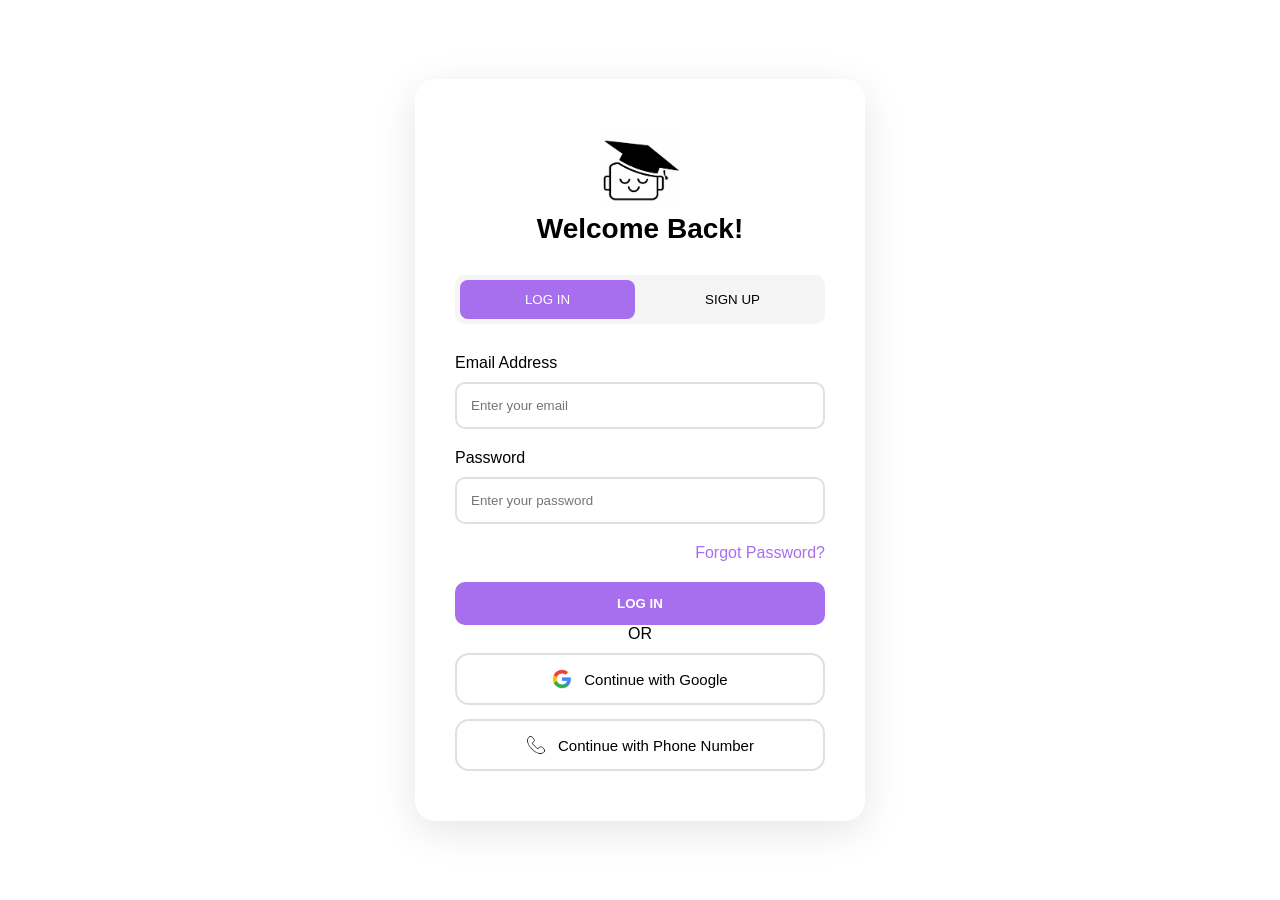
<file: frontend/index.html>
<!DOCTYPE html>
<html lang="en">
<head>
  <meta charset="UTF-8" />
  <meta name="viewport" content="width=device-width, initial-scale=1.0" />
  <title>Scholaris – AI Tutor</title>
  <link rel="stylesheet" href="style.css" />
  <link
    rel="stylesheet"
    href="https://cdnjs.cloudflare.com/ajax/libs/font-awesome/6.5.1/css/all.min.css"
  />
</head>

<body>

  <!-- Header -->
  <div class="header">
    <img src="assets/logo.png" alt="Scholaris Logo" class="logo" />
    <h1 class="header-title">Scholaris</h1>
  </div>

  <!-- Side Navigation -->
  <div class="side-nav">

    <!-- Profile -->
    <div class="nav-item tooltip" onclick="toggleProfile()">
      <div class="sidebar-avatar" id="sidebarAvatar">
        <i class="fa-solid fa-user"></i>
      </div>
      <span class="tooltip-text">Profile</span>
    </div>
    <!-- Clear Chat -->
    <div class="nav-item tooltip" onclick="clearChat()">
      <i class="fa-solid fa-trash"></i>
      <span class="tooltip-text">Clear chat</span>
    </div>
    <!-- Analytics -->
    <div class="nav-item tooltip" onclick="toggleAnalytics()">
      <i class="fa-solid fa-chart-simple"></i>
      <span class="tooltip-text">Chats</span>
    </div>
    <!-- Settings -->
    <div class="nav-item tooltip">
      <i class="fa-solid fa-gear"></i>
      <span class="tooltip-text">Settings</span>
    </div>
    <!-- Logout -->
    <div class="nav-item tooltip" onclick="logout()">
      <i class="fa-solid fa-right-from-bracket"></i>
      <span class="tooltip-text">Logout</span>
    </div>
    <!-- More -->
    <div class="nav-item tooltip" onclick="togglePlanner()">
      <i class="fa-solid fa-calendar"></i>
      <span class="tooltip-text">Planner</span>
    </div>
  </div>

  <!-- Main Container -->
  <div class="main-container">
    <div class="chat-container">

      <!-- Welcome -->
      <div class="welcome-message">
        <h2>👋 Welcome to Scholaris</h2>
        <p>Your exam-focused AI tutor</p>
      </div>

      <!-- Prompts -->
      <div class="prompts-container">
        <button class="prompt-btn" onclick="usePrompt('Explain this topic step by step')">💡 Understand Topic</button>
        <button class="prompt-btn" onclick="usePrompt('Analyze my exam answer and give feedback')">📝 Exam Feedback</button>
        <button class="prompt-btn" onclick="usePrompt('Create flashcards for revision')">🎴 Flashcards</button>
        <button class="prompt-btn" onclick="usePrompt('Generate exam-style questions')">❓ Generate Questions</button>
        <button class="prompt-btn" onclick="usePrompt('Help me rate and enhance this essay on parameter of grammar, spelling and punctuation')">📝 Rate & Enhance Essay</button>
        <button class="prompt-btn" onclick="usePrompt('Solve this mathematical problem for me')">➗ Solve Math Problem</button>
        <button class="prompt-btn" onclick="usePrompt('Solve this equation')">🔢 Solve Equation</button>
      </div>

      <!-- Messages -->
      <div class="messages-area" id="messagesArea"></div>

      <!-- AI Status -->
      <div class="ai-status" id="aiStatus">
        <span class="dot">•</span><span class="dot">•</span><span class="dot">•</span>
      </div>

      <!-- Typing Indicator -->
      <div class="typing-indicator" id="typingIndicator">
        <span> </span>
        <span> </span>
        <span> </span>
      </div>

      <!-- Input -->
      <div class="input-container">
        <div class="input-wrapper">
          <span id="fileIndicator"></span>
          <input
            type="text"
            class="message-input"
            id="messageInput"
            placeholder="Speak your mind..."
            onkeypress="handleKeyPress(event)"
          >
        </div>
        <label for="fileUpload" class="file-upload-label">
              <i class="fa-solid fa-link"></i>
          </label>
                    <input 
                        type="file" 
                        id="fileUpload" 
                        class="file-upload-input"
                        onchange="handleFileUpload(event)"
                        accept=".txt,.pdf,.doc,.docx,.png,.jpg,.jpeg"
                    >          
        <button class="send-btn" id="sendBtn" onclick="sendMessage()">
          <i class="fa-solid fa-paper-plane"></i>
        </button>
      </div>

    </div>
  </div>

  <!-- Chat History Panel -->
  <div class="analytics-panel" id="analyticsPanel">
    <div class="analytics-header">
      <h2>Chats</h2>
      <button class="close-analytics" onclick="closePanels()">×</button>
    </div>
    <div class="history-list" id="chatHistoryList"></div>
  </div>

  <!-- Profile Panel -->
<div class="profile-panel" id="profilePanel">
  <div class="profile-header">
    <h2>Edit Profile</h2>
    <button class="close-profile" onclick="closePanels()">×</button>
  </div>

  <div class="profile-preview" id="profilePreview">
    <div class="profile-preview-placeholder">👤</div>
  </div>

  <div class="name-editor">
    <div class="section-title">Username</div>
    <input type="text" id="nameInput" placeholder="Enter your name" value="Guest User">
  </div>

  <div class="upload-section">
    <div class="section-title">Upload Custom Picture</div>
    <input type="file" id="fileInput" accept="image/*" hidden>
    <button class="upload-btn" onclick="document.getElementById('fileInput').click()">
      📁 Choose from Device
    </button>
  </div>

  <div class="divider">Or Choose an Avatar</div>
  <div class="avatars-grid" id="avatarsGrid"></div>
  <button class="save-btn" onclick="saveProfile()">Save Changes</button>

</div>
<!-- Study Planner Panel -->
<div class="planner-panel" id="plannerPanel">
  <div class="planner-header">
    <h2>Study Planner</h2>
    <button class="planner-close-btn" onclick="closePanels()">×</button>
  </div>

  <!-- Controls -->
  <div class="planner-controls">
    <div class="planner-week-nav">
      <button class="planner-nav-btn" onclick="changeWeek(-1)">&#8249; Prev</button>
      <span class="planner-week-label" id="plannerWeekLabel"></span>
      <button class="planner-nav-btn" onclick="changeWeek(1)">Next &#8250;</button>
    </div>
    <div class="planner-interval-row">
      <label class="planner-label">Slot duration:</label>
      <input type="number" id="plannerIntervalValue" class="planner-interval-input" value="1" min="1" max="60">
      <select id="plannerIntervalUnit" class="planner-interval-select">
        <option value="hours">Hours</option>
        <option value="minutes">Minutes</option>
      </select>
      <button class="planner-gen-btn" onclick="generateTimeGrid()">Generate</button>
    </div>
  </div>

  <!-- Grid -->
  <div class="planner-grid-wrapper">
    <div class="planner-grid" id="plannerGrid"></div>
  </div>

  <!-- NEW -->
<div class="planner-analytics" id="plannerAnalytics">
  <div class="planner-analytics-toggle" onclick="togglePlannerAnalytics()">
    <div class="planner-analytics-title">📊 Weekly Summary</div>
    <span class="planner-analytics-chevron">▲</span>
  </div>
  <div class="planner-analytics-body" id="plannerAnalyticsBody">
    <div class="planner-stats-row" id="plannerStatsRow"></div>
    <div class="planner-bars" id="plannerBars"></div>
  </div>
</div>
</div>

  <!-- Overlay -->
  <div id="overlay" class="overlay" onclick="closePanels()"></div>

  <script src="script.js"></script>

</body>
</html>
</file>
<file: frontend/style.css>
/* ===========================
   RESET
=========================== */
* {
  margin: 0;
  padding: 0;
  box-sizing: border-box;
}

/* ===========================
   BODY
=========================== */
body {
  font-family:'Lucida Sans', 'Lucida Sans Regular', 'Lucida Grande', 'Lucida Sans Unicode', Geneva, Verdana, sans-serif;
  background-color: white;
  color: #000000;
  height: 100vh;
  display: flex;
  flex-direction: column;
}

/* ===========================
   HEADER
=========================== */

.header {
  position: fixed;    
  top: 0;             
  left: 0px;        
  width: calc(100% - 70px);  
  height: 70px;     
  background-color: white;
  padding: 0 20px;
  display: flex;
  align-items: center;
  border-bottom: 2px solid #f0f0f0;
  z-index: 500;       
}

/* ===========================
   SIDE NAVIGATION PANEL
=========================== */

.side-nav {
  position: fixed;
  left: 0;
  top: 0;
  width: 70px;
  height: 100vh;
  background: white;
  border-right: 2px solid #eee;
  display: flex;
  flex-direction: column;
  align-items: center;
  padding-top: 20px;
  gap: 18px;

  z-index: 1000;
}
.main-container {
  margin-left: 70px;  
  margin-top: 45px;    
  flex: 1;
  display: flex;
}


.header {
  margin-left: 70px;
}

.nav-item {
  display: flex;
  border-radius: 12px;
  width: fit-content;
  height: 50px;
  cursor: pointer;
  color: #555;
  font-size: 20px;
  transition: all 0.25s ease;
}

.nav-item:hover {
  width: fit-content;
  color: rgb(0, 0, 0);
  transform: scale(1.05);
}

.header-title {
  flex: 1;
  margin-left: 15px;
  font-size: 30px;
  font-weight: bold;
}


.header-actions button {
  display: flex;
  align-items: center;
  justify-content: center;
  width: 42px;
  height: 42px;
  font-size: 16px;
  color: black;
  border-radius: 10px;
}
.logo {
  height: 50px; 
  width: auto;
  margin-right: 15px;
}

/* CHAT */
.main-container {
  flex: 1;
  display: flex;
}
.welcome-message {
  margin-left: 3px;
  font-size: 15px;
  margin-bottom: 20px;
  margin-top: 20px;
}

.welcome-message h2 {
   color: #000000;
   margin-bottom: 10px;
}
.chat-container {
  flex: 1;
  display: flex;
  flex-direction: column;
  padding: 25px;
}

.prompts-container {
  display: flex;
  gap: 15px;
  margin-bottom: 15px;
}

.prompt-btn {
  font-family: 'Lucida Sans', 'Lucida Sans Regular', 'Lucida Grande', 'Lucida Sans Unicode', Geneva, Verdana, sans-serif;
  font-size: small;
  padding: 10px 16px;
  border-radius: 10px;
  border: 2px solid #e0e0e0;
  background: white;
  cursor: pointer;
  transition: all 0.25s ease;

}
.prompt-btn:hover {
  border: 2px solid #e0e0e0;
  background: white;
  transform: translateY(-2px);
  box-shadow: 0 6px 14px #cacaca;
}

.messages-area {
  flex: 1;
  background: #ffffff;
  border-radius: 20px;
  padding: 20px;
  overflow-y: auto;

  padding-bottom: 140px;
}

.message {
  padding: 14px 18px;
  border-radius: 12px;
  margin-bottom: 12px;
  max-width: 75%;
}

.user-message {
  background: #d6befa;
  margin-left: auto;
  padding: 15px 14px;
  border-radius: 25px;
  width: fit-content;
  max-width: 70%;
  word-wrap: break-word;
}

.ai-message {
  display: flex;
  align-items: flex-start;  
  gap: 5px;
  padding: 12px 16px;
  border-radius: 12px;
  max-width: 75%;
  line-height: 2;
}

.ai-message::before {
  background: linear-gradient(300deg, #d6befa, #fafafa);
  border-radius: 25px;
  padding: 5px 10px;
  content: "🤖";
  margin-right: 20px;
  flex-shrink: 0;
}

.ai-status {
  display: none;
  align-self: flex-start;   
  color: rgb(0, 0, 0);
  padding: 5px 5px;
  font-size: 30px;
  margin-bottom: 20px;
  max-width: 10%;
  animation: pulse 1.5s infinite;
}
.dot {
  font-size: 20px;
  animation: blink 1.4s infinite both;
}

.dot:nth-child(2) { animation-delay: .2s; }
.dot:nth-child(3) { animation-delay: .4s; }

@keyframes blink {
  0% { opacity: .2; }
  20% { opacity: 1; }
  100% { opacity: .2; }
}

.input-container {
  position: fixed;
  bottom: 0;
  left: 70px;         
  width: calc(100% - 70px);
  background: rgb(255, 255, 255);
  padding: 20px 100px;
  display: flex;
  align-items: center;   
  justify-content: center;
  gap: 8px;
  z-index: 100;
}

.input-wrapper {
  flex: 1;
  background: #ffffff;
  border-radius: 25px;
  border: 2px solid #e0e0e0;
  padding: 10px 25px;
  align-items: center;
  justify-content: center;
}

.message-input {
  width: 100%;
  border: none;
  background: rgb(255, 255, 255);
  outline: none;
  font-size: 16px;
  align-content: center;
  justify-content: center;
}
.message-input:hover {
  width: 100%;
  border: none;
  background: rgb(255, 255, 255);
  outline: none;
  font-size: 16px;
  align-content: center;
  justify-content: center;
}
.file-upload-label {
  background: transparent;
  color: rgb(106, 106, 106);
  border-radius: 25px;
  border: none;
  padding: 15px 18px;
  cursor: pointer;
  font-size: 17px;
  transition: all 0.25s ease;

}
.file-upload-label:hover {
  color: rgb(0, 0, 0);
}

.file-upload-input[type="file"] {
            display: none;
        }
.send-btn {
  background: #a76eee;
  color: white;
  border-radius: 25px;
  border: none;
  padding: 15px 18px;
  cursor: pointer;
  font-size: 15px;
  transition: all 0.25s ease;

}
.send-btn:hover {
  background: #8f5fe0;
  transform: translateY(-2px);
  box-shadow: 0 6px 14px rgba(167, 110, 238, 0.4);
}

/* ===========================
   ANALYTICS PANEL
=========================== */

.analytics-panel {
  position: fixed;
  top: 0;
  right: -420px;
  width: min(420px, 90vw);
  height: 100vh;
  background: #ffffff;
  border-top-left-radius: 16px;
  border-bottom-left-radius: 16px;
  padding: 24px;
  overflow-y: auto;
  transition: right 0.35s ease-in-out;
  z-index: 1000;
}

.analytics-panel.active {
  right: 0;
}

.analytics-panel::-webkit-scrollbar {
  width: 10px;
}

.analytics-panel::-webkit-scrollbar-thumb {
  background: #d8d8d8;
  border-radius: 10px;
}

.analytics-panel::-webkit-scrollbar-track {
  background: transparent;
}

/* ===========================
   PROFILE PANEL
=========================== */

.profile-panel {
  position: fixed;
  top: 0;
  right: -420px;
  width: min(420px, 90vw);
  height: 100vh;
  background: #ffffff;
  border-top-left-radius: 16px;
  border-bottom-left-radius: 16px;
  padding: 24px;
  overflow-y: auto;
  transition: right 0.35s ease-in-out;
  z-index: 1000;
}
.profile-preview {
  width: 120px;
  height: 120px;
  border-radius: 50%;
  overflow: hidden;
  display: flex;
  align-items: center;
  justify-content: center;
  background: #f0f0f0;
}

.profile-image {
  width: 100%;
  height: 100%;
  object-fit: cover;
}

.sidebar-avatar {
  width: 36px;
  height: 36px;
  border-radius: 50%;
  overflow: hidden;
  display: flex;
  align-items: center;
  justify-content: center;
}

.sidebar-avatar img {
  width: 100%;
  height: 100%;
  object-fit: cover;
}

.avatars-grid {
  display: grid;
  grid-template-columns: repeat(2, 100px);
  justify-content: center;
  gap: 20px;
  margin-top: 15px;
}

.avatar-option {
  width: 80px;
  height: 80px;
  border-radius: 50%;
  overflow: hidden;
  cursor: pointer;
  border: 2px solid transparent;
  transition: 0.2s ease;
}

.avatar-option img {
  width: 100%;
  height: 100%;
  object-fit: cover;
}

.avatar-option:hover {
  transform: scale(1.05);
}

.avatar-option.selected {
  border: 2px solid #4f46e5; /* Accent color */
}

.profile-panel.active {
  right: 0;
}

.profile-header {
  display: flex;
  font-size: 11px;
  justify-content: space-between;
  align-items: center;
  margin-bottom: 24px;
}

.close-profile {
  background: none;
  border: none;
  font-size: 26px;
  cursor: pointer;
}

.profile-panel::-webkit-scrollbar {
  width: 10px;
}

.profile-panel::-webkit-scrollbar-thumb {
  background: #d8d8d8;
  border-radius: 10px;
}

.profile-panel::-webkit-scrollbar-track {
  background: transparent;
}

.chat-history-list {
  display: flex;
  flex-direction: column;
  gap: 8px;
}

.chat-history-item {
  padding: 10px 12px;
  border-radius: 10px;
  cursor: pointer;
  background: #f3f3f3;
  font-size: 14px;
  transition: background 0.2s;
}

.chat-history-item:hover {
  background: #e6e6e6;
}

.chat-history-item.active {
  background: #dcdcff;
  font-weight: 600;
}


@keyframes pulse {
  0% { opacity: 0.7; }
  50% { opacity: 1; }
  100% { opacity: 0.7; }
}
.tooltip {
  position: side;
  display: inline-block;
}

.tooltip-text {
  position: absolute;
  bottom: -15px; 
  left: 50%;
  transform: translateX(-50%);
  background: #333;
  color: white;
  padding: 6px 10px;
  border-radius: 6px;
  font-size: 12px;
  white-space: nowrap;
  opacity: 0;
  pointer-events: none;
  transition: opacity 0.2s ease, transform 0.2s ease;
}

.tooltip:hover .tooltip-text {
  opacity: 1;
  transform: translateX(-50%) translateY(4px);
}
.overlay {
  position: fixed;
  inset: 0;
  background: rgba(0, 0, 0, 0.35);
  backdrop-filter: blur(3px);
  opacity: 0;
  pointer-events: none;
  transition: opacity 0.3s ease;
  z-index: 999;
}

.overlay.active {
  opacity: 1;
  pointer-events: all;
}

.analytics-header {
  display: flex;
  justify-content: space-between;
  align-items: center;
  padding-bottom: 14px;
  margin-bottom: 16px;
  border-bottom: 1px solid #eee;
}

.analytics-header h2 {
  font-size: 18px;
  font-weight: 600;
  color: #333;
}

.close-analytics {
  background: none;
  border: none;
  font-size: 22px;
  cursor: pointer;
  color: #666;
}

.close-analytics:hover {
  color: #000;
}

.history-list {
  display: flex;
  flex-direction: column;
  gap: 10px;
}

.history-item {
  display: flex;
  justify-content: space-between;
  align-items: center;
  padding: 12px 14px;
  border-radius: 10px;
  cursor: default;
  background: #f7f7f8;
  transition: background 0.2s ease;
}

.history-item:hover {
  background: #ececf1;
}

.history-title {
  font-size: 14px;
  color: #444;
}

.history-value {
  font-size: 14px;
  font-weight: 600;
  color: #111;
}
.chat-history-item {
  display: flex;
  align-items: center;
  justify-content: space-between;
  padding: 10px 12px;
  border-radius: 8px;
  cursor: pointer;
}

.chat-actions {
  display: flex;
  gap: 10px;
}

.chat-actions i {
  font-size: 14px;
  opacity: 0.6;
  cursor: pointer;
  transition: opacity 0.2s, transform 0.2s;
}

.chat-actions i:hover {
  opacity: 1;
  transform: scale(1.1);
}
.profile-panel {
  position: fixed;
  top: 0;
  right: -400px; /* Hidden initially */
  width: 400px;
  height: 100%;
  background: rgba(255, 255, 255);
  backdrop-filter: blur(20px);
  transition: right 0.3s ease;
  padding: 25px;
  overflow-y: auto;
  z-index: 1001;
}

.profile-panel.active {
  right: 0;
}

.profile-header {
  display: flex;
  justify-content: space-between;
  align-items: center;
  padding-bottom: 14px;
  margin-bottom: 16px;
  border-bottom: 1px solid #eee;
}

.profile-header h2 {
  font-size: 18px;
  font-weight: 600;
  color: #333;
}

.close-profile {
  background: none;
  border: none;
  font-size: 22px;
  cursor: pointer;
  color: #666;
}
.close-profile:hover {
  color: #000;
}

.file-upload-label {
  cursor: pointer;
  padding: 0px;
  display: flex;
  align-items: right;
  justify-content: right;
}


.file-upload-input {
    display: none;
}

.file-indicator {
    background-color: #e9b9ff;
    color: white;
    padding: 5px 12px;
    border-radius: 15px;
    font-size: 12px;
    margin-right: 10px;
    display: inline-flex;
    align-items: center;
    gap: 5px;
}
.profile-preview {
  width: 200px;
  height: 200px;
  border-radius: 50%;
  margin: 0 auto 24px;
  border: 2px solid #d1d1d1;
  overflow: hidden;
  box-shadow: 0 8px 24px rgba(237, 237, 237, 0.3);
  
}
.profile-preview-placeholder {
    width: 100%;
    height: 100%;
    display: flex;
    align-items: center;
    justify-content: center;
    font-size: 80px;
    color: #c084fc;
    background: #ffffff;
}

.name-editor {
    margin-bottom: 24px;
}

.section-title {
    font-size: 15px;
    font-weight: 600;
    color: #6c6c6c;
    margin-bottom: 12px;
}

.divider {
    font-size: 15px;
    text-align: center;
    margin: 24px 0;
    color: #6c6c6c;
    font-weight: 600;
}

.name-editor input {
    width: 100%;
    padding: 10px 16px;
    border: 2px solid #d2d2d2;
    border-radius: 12px;
    font-size: 18px;
    font-family: 'Lucida Sans', 'Lucida Sans Regular', 'Lucida Grande',
        'Lucida Sans Unicode', Geneva, Verdana, sans-serif;
    color: #000000;
    background: #ffffff;
    transition: all 0.3s ease;
}

.name-editor input:focus {
    outline: none;
    border-color: #acacac;
    background: white;
}

.upload-section {
    margin-bottom: 10px;
}
.upload-btn {
  width: 100%;
  font-family:'Lucida Sans', 'Lucida Sans Regular', 'Lucida Grande', 'Lucida Sans Unicode', Geneva, Verdana, sans-serif;
  padding: 14px 24px;
  background:#9a50d3;
  color: white;
  border: none;
  border-radius: 25px;
  font-size: 16px;
  font-weight: 600;
  cursor: pointer;
  transition: all 0.3s ease;
  box-shadow: 0 4px 12px rgba(139, 92, 246, 0.3);
}

.upload-btn:hover {
  transform: translateY(-2px);
  box-shadow: 0 6px 16px rgba(139, 92, 246, 0.4);
}

.avatars-grid {
  display: grid;
  grid-template-columns: repeat(auto-fill, minmax(80px, 1fr));
  gap: 12px;
  margin-top: 16px;
}
.avatar-option {
    width: 80px;
    height: 80px;
    border-radius: 50%;
    border: 3px solid #e9d5ff;
    cursor: pointer;
    transition: all 0.3s ease;
    overflow: hidden;
    font-size: 40px;
    display: flex;
    align-items: center;
    justify-content: center;
}
.avatar-option:hover {
    transform: scale(1.1);
    border-color: #a78bfa;
    box-shadow: 0 4px 12px rgba(167, 139, 250, 0.4);
}

.avatar-option.selected {
    border-color: #8b5cf6;
    border-width: 4px;
    box-shadow: 0 4px 12px rgba(139, 92, 246, 0.5);
}

.save-btn {
    font-family: 'Lucida Sans', 'Lucida Sans Regular', 'Lucida Grande',
        'Lucida Sans Unicode', Geneva, Verdana, sans-serif;
    width: 100%;
    padding: 14px 24px;
    background: #9a50d3;
    color: white;
    border: none;
    border-radius: 25px;
    font-size: 16px;
    font-weight: 600;
    cursor: pointer;
    transition: all 0.3s ease;
    margin-top: 24px;
    box-shadow: 0 4px 12px rgba(124, 58, 237, 0.3);
}

.save-btn:hover {
    transform: translateY(-2px);
    box-shadow: 0 6px 16px rgba(124, 58, 237, 0.4);
}
/* ===========================
   PLANNER PANEL
=========================== */
.planner-panel {
  position: fixed;
  top: 0;
  right: -700px;
  width: min(680px, 95vw);
  height: 100vh;
  background: #ffffff;
  border-top-left-radius: 16px;
  border-bottom-left-radius: 16px;
  padding: 24px;
  overflow: hidden;              
  transition: right 0.35s ease-in-out;
  z-index: 1000;
  display: flex;
  flex-direction: column;
  gap: 16px;
}
.planner-panel.active {
  right: 0;
}

.planner-panel::-webkit-scrollbar { width: 6px; }
.planner-panel::-webkit-scrollbar-thumb { background: #d8d8d8; border-radius: 10px; }
.planner-panel::-webkit-scrollbar-track { background: transparent; }

.planner-header {
  display: flex;
  justify-content: space-between;
  align-items: center;
  padding-bottom: 14px;
  border-bottom: 1px solid #eee;
}

.planner-header h2 {
  font-size: 18px;
  font-weight: 600;
  color: #333;
}

.planner-close-btn {
  background: none;
  border: none;
  font-size: 22px;
  cursor: pointer;
  color: #666;

}
.planner-close-btn:hover { color: #000; }

.planner-controls {
  display: flex;
  flex-direction: column;
  gap: 10px;
}

.planner-week-nav {
  display: flex;
  align-items: center;
  gap: 10px;
}

.planner-week-label {
  flex: 1;
  text-align: center;
  font-size: 13px;
  font-weight: 600;
  color: #555;
}

.planner-nav-btn {
  background: #f3f3f3;
  border: 1px solid #ddd;
  border-radius: 8px;
  padding: 6px 12px;
  cursor: pointer;
  font-size: 13px;
  font-family: inherit;
  transition: all 0.2s;
}
.planner-nav-btn:hover {
  background: #e9d5ff;
  border-color: #c084fc;
}

.planner-interval-row {
  display: flex;
  align-items: center;
  gap: 8px;
  flex-wrap: wrap;
}

.planner-label {
  font-size: 13px;
  color: #666;
  white-space: nowrap;
}

.planner-interval-input {
  width: 58px;
  padding: 6px 8px;
  border: 1px solid #ddd;
  border-radius: 8px;
  font-size: 13px;
  font-family: inherit;
  outline: none;
  transition: border-color 0.2s;
}
.planner-interval-input:focus { border-color: #a76eee; }

.planner-interval-select {
  padding: 6px 8px;
  border: 1px solid #ddd;
  border-radius: 8px;
  font-size: 13px;
  font-family: inherit;
  outline: none;
  cursor: pointer;
  transition: border-color 0.2s;
}
.planner-interval-select:focus { border-color: #a76eee; }

.planner-gen-btn {
  background: #a76eee;
  color: white;
  border: none;
  border-radius: 20px;
  padding: 7px 16px;
  font-size: 13px;
  font-family: inherit;
  cursor: pointer;
  transition: all 0.2s;
}
.planner-gen-btn:hover {
  background: #8f5fe0;
  transform: translateY(-1px);
  box-shadow: 0 4px 10px rgba(167,110,238,0.35);
}

.planner-grid-wrapper {
  flex: 1;                       
  overflow-x: auto;
  overflow-y: auto;              
  border: 1px solid #eee;
  border-radius: 10px;
  min-height: 0;                 
}
.planner-grid {
  display: flex;
  min-width: max-content;
}

.planner-day-col {
  display: flex;
  flex-direction: column;
  min-width: 110px;
  border-right: 1px solid #eee;
}
.planner-day-col:last-child { border-right: none; }

.planner-day-header {
  padding: 8px 6px;
  text-align: center;
  background: #f8f8f8;
  border-bottom: 1px solid #eee;
  position: sticky;
  top: 0;
  z-index: 2;
}
.planner-day-name {
  font-size: 12px;
  font-weight: 700;
  color: #555;
  text-transform: uppercase;
  letter-spacing: 0.5px;
}
.planner-day-date {
  font-size: 11px;
  color: #999;
  margin-top: 2px;
}
.planner-day-header.planner-today .planner-day-name {
  color: #a76eee;
}

.planner-cell {
  position: relative;
  min-height: 48px;
  border-bottom: 1px solid #f0f0f0;
  padding: 4px 6px;
  cursor: pointer;
  background: #ffffff;
  transition: background 0.25s ease;
  display: flex;
  flex-direction: column;
  justify-content: space-between;
}

.planner-cell:hover { background: #f9f0ff !important; }

.planner-cell.planner-pending {
  background: #ffffc4 !important;
}
.planner-cell.planner-complete {
  background: #7cff7c !important;
  cursor: default;
}
.planner-cell.planner-missed {
  background: #ffb6b2 !important;
}

.planner-cell-time {
  font-size: 9px;
  color: #bbb;
  line-height: 1;
}

.planner-cell-topic {
  font-size: 11px;
  color: #333;
  word-break: break-word;
  flex: 1;
  margin-top: 2px;
}

.planner-cell-actions {
  display: flex;
  justify-content: flex-end;
  gap: 4px;
  opacity: 0;
  transition: opacity 0.2s;
}

.planner-cell:hover .planner-cell-actions,
.planner-cell.planner-pending .planner-cell-actions,
.planner-cell.planner-missed .planner-cell-actions {
  opacity: 1;
}

.planner-tick-btn {
  background: none;
  border: none;
  cursor: pointer;
  font-size: 14px;
  line-height: 1;
  padding: 1px;
  transition: transform 0.15s;
}
.planner-tick-btn:hover { transform: scale(1.2); }

.planner-topic-input {
  width: 100%;
  border: none;
  background: transparent;
  font-size: 11px;
  font-family: inherit;
  color: #333;
  outline: none;
  resize: none;
  padding: 0;
  flex: 1;
  margin-top: 2px;
}

.planner-analytics {
  border-top: 1px solid #eee;
  padding-top: 14px;
}

.planner-analytics-title {
  font-size: 14px;
  font-weight: 700;
  color: #444;
  margin-bottom: 10px;
}

.planner-stats-row {
  display: flex;
  gap: 10px;
  flex-wrap: wrap;
  margin-bottom: 14px;
}

.planner-stat-chip {
  background: #f3f3f3;
  border-radius: 20px;
  padding: 5px 12px;
  font-size: 12px;
  color: #555;
}
.planner-stat-chip span {
  font-weight: 700;
  color: #222;
}

.planner-bars {
  display: flex;
  flex-direction: column;
  gap: 7px;
}

.planner-bar-row {
  display: flex;
  align-items: center;
  gap: 8px;
}

.planner-bar-label {
  font-size: 11px;
  color: #777;
  width: 28px;
  flex-shrink: 0;
}

.planner-bar-track {
  flex: 1;
  height: 10px;
  background: #f0f0f0;
  border-radius: 6px;
  overflow: hidden;
}

.planner-bar-fill {
  height: 100%;
  background: #a76eee;
  border-radius: 6px;
  transition: width 0.4s ease;
}

.planner-bar-pct {
  font-size: 11px;
  color: #888;
  width: 32px;
  text-align: right;
  flex-shrink: 0;
}

.planner-analytics {
  flex-shrink: 0;               
  border-top: 1px solid #eee;
  padding-top: 0;
  overflow: hidden;
  transition: max-height 0.35s ease;
}

.planner-analytics-toggle {
  display: flex;
  justify-content: space-between;
  align-items: center;
  cursor: pointer;
  padding: 12px 0;
  user-select: none;
}

.planner-analytics-toggle:hover .planner-analytics-title {
  color: #a76eee;
}

.planner-analytics-title {
  font-size: 14px;
  font-weight: 700;
  color: #444;
  transition: color 0.2s;
}

.planner-analytics-chevron {
  font-size: 12px;
  color: #999;
  transition: transform 0.3s ease;
}

.planner-analytics.expanded .planner-analytics-chevron {
  transform: rotate(180deg);
}

.planner-analytics-body {
  display: none;                
  padding-bottom: 12px;
}

.planner-analytics.expanded .planner-analytics-body {
  display: block;
}
</file>
<file: frontend/auth.css>
* {
  margin: 0;
  padding: 0;
  box-sizing: border-box;
}

body {
  font-family: 'Segoe UI', Tahoma, Geneva, Verdana, sans-serif;
  background: #ffffff;
  display: flex;
  justify-content: center;
  align-items: center;
  min-height: 100vh;
}

.container {
  background: white;
  border-radius: 20px;
  box-shadow: 0 10px 40px rgba(0,0,0,0.1);
  max-width: 450px;
  width: 100%;
  padding: 50px 40px;
  text-align: center;
}

.logo-container img {
  max-width: 80px;
}

.welcome-text {
  font-size: 28px;
  margin-bottom: 30px;
}

.toggle-buttons {
  display: flex;
  gap: 10px;
  margin-bottom: 30px;
  background: #f5f5f5;
  padding: 5px;
  border-radius: 10px;
}

.toggle-btn {
  flex: 1;
  padding: 12px;
  border: none;
  background: transparent;
  cursor: pointer;
  border-radius: 8px;
}

.toggle-btn.active {
  background: #a76eee;
  color: white;
}

.form-container {
  display: none;
}

.form-container.active {
  display: block;
}

.input-group {
  margin-bottom: 20px;
  text-align: left;
}

.input-group input {
  margin-top: 10px;
  width: 100%;
  padding: 14px;
  border-radius: 10px;
  border: 2px solid #e0e0e0;
}

.submit-btn {
  width: 100%;
  padding: 14px;
  background: #a76eee;
  border: none;
  border-radius: 10px;
  color: white;
  font-weight: bold;
  cursor: pointer;
}

.error-message,
.success-message {
  display: none;
  padding: 10px;
  border-radius: 8px;
  margin-bottom: 15px;
}

.error-message {
  background: #fee;
  color: #c33;
}

.success-message {
  background: #efe;
  color: #3c3;
}

.forgot-password {
  text-align: right;
  margin-bottom: 20px;
}
.forgot-password a {
  color: #a76eee;   /* your purple */
  text-decoration: none;


}
.forgot-password a:hover {
  color: #8b55d9;
  text-decoration: underline;
}


.social-buttons {
  display: flex;
  flex-direction: column;
  gap: 14px;
  margin-top: 10px;
}

.social-btn {
  width: 100%;
  padding: 14px 16px;
  border: 2px solid #e0e0e0;
  background: #ffffff;
  border-radius: 14px;
  font-size: 15px;
  font-weight: 500;
  cursor: pointer;
  display: flex;
  align-items: center;
  justify-content: center;
  gap: 12px;
  transition: all 0.25s ease;
}


.social-btn:hover {
  border-color: #a76eee;
  background: #f9f5ff;
  transform: translateY(-1px);
}

.social-btn:active {
  transform: translateY(0);
}
.social-btn img {
  width: 20px;
  height: 20px;
}
</file>
